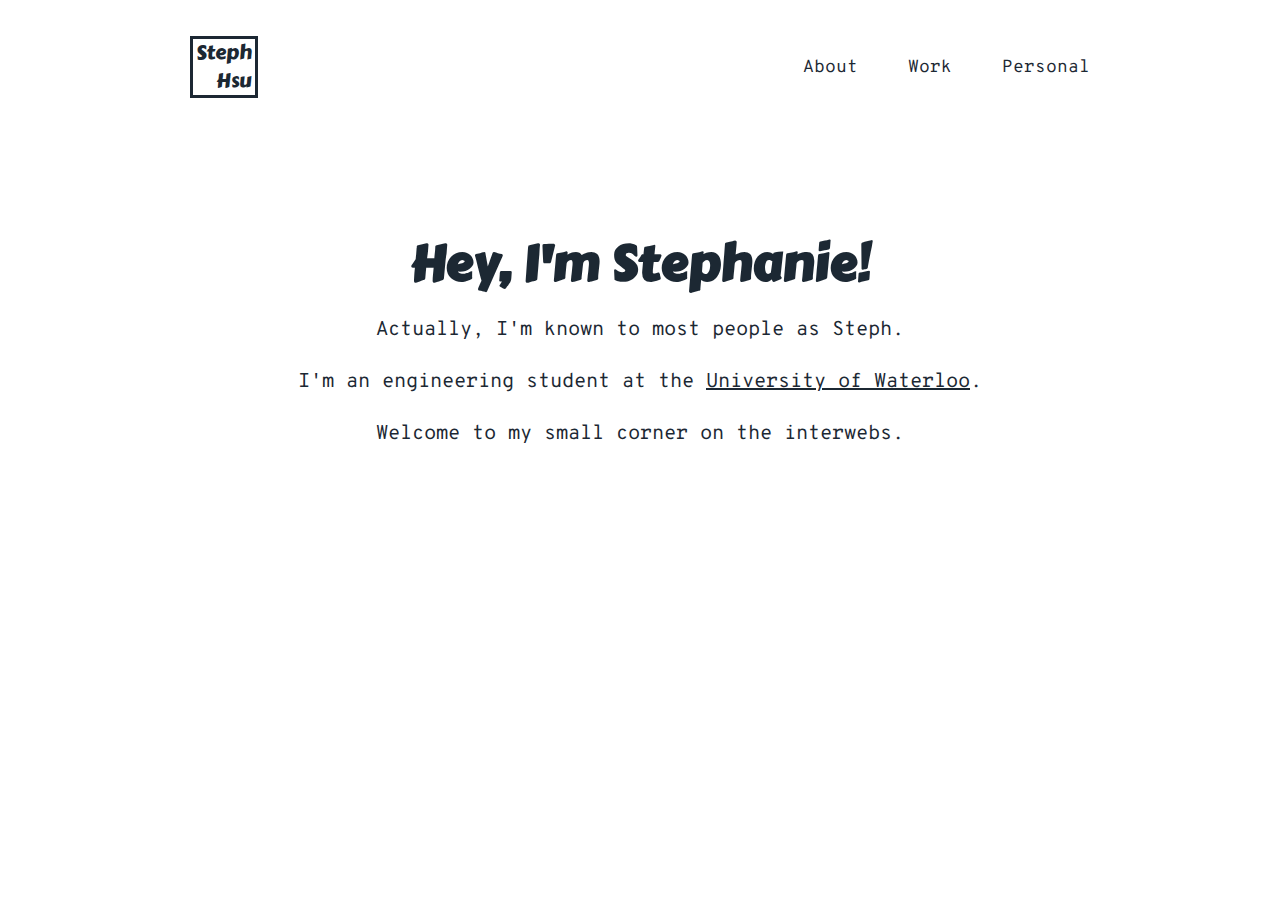
<file: index.html>
<!DOCTYPE html>
<html lang="en">
    <head>
        <meta charset="utf-8" />
        <meta name="viewport" content="width=device-width, initial-scale=1.0" />
        <title>Stephanie Hsu</title>
        <link href="styles.css" rel="stylesheet" />
    </head>
    
    <body>
        <div class="navbar">
            <ul>
                <li class="icon"><a href="index.html">Steph<br>Hsu</a></li>
                <div class="links">
                    <li><a href="personal.html">Personal</a></li>
                    <li><a href="work.html">Work</a></li>
                    <li><a href="about.html">About</a></li>
                </div>
            </ul>
        </div>
    
        <div class="intro-blurb">
            <h1>Hey, I'm Stephanie!</h1>
            <p>Actually, I'm known to most people as Steph.</p>
            <p>I'm an engineering student at the <a href="https://uwaterloo.ca/engineering/" target="_blank">University of Waterloo</a>.</p>
            <p>Welcome to my small corner on the interwebs.</p>
        </div>
    </body>

</html>
</file>
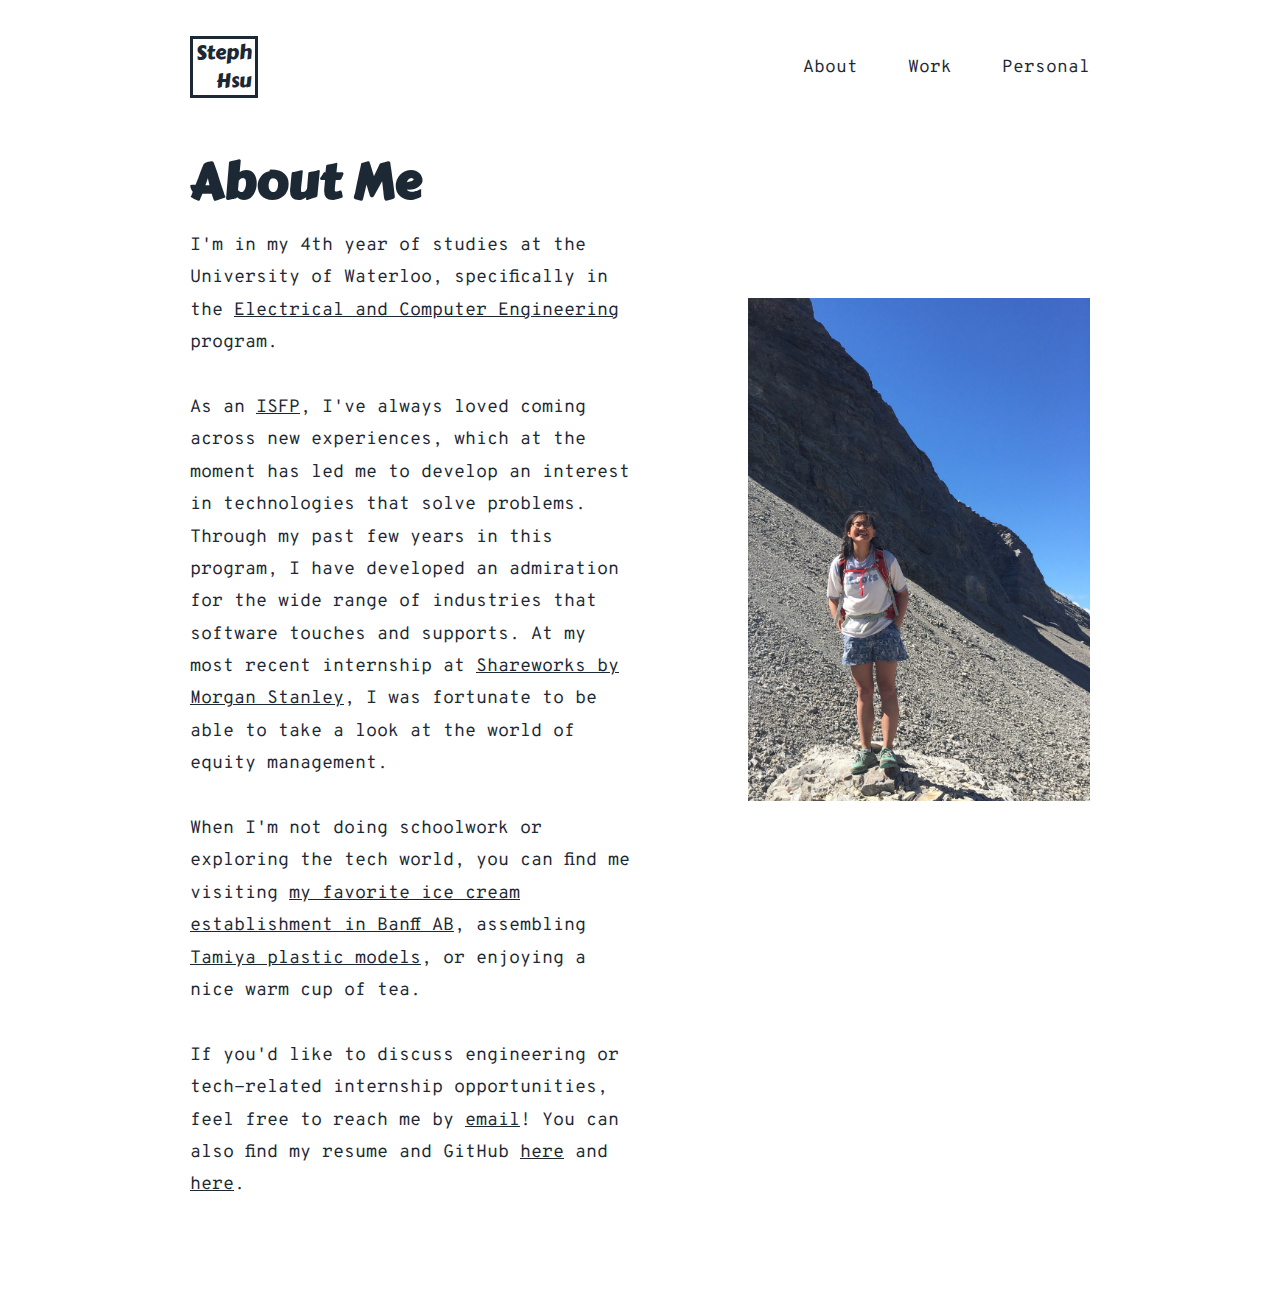
<file: about.html>
<!DOCTYPE html>
<html lang="en">
    <head>
        <meta charset="utf-8" />
        <meta name="viewport" content="width=device-width, initial-scale=1.0">
        <title>Stephanie Hsu - About</title>
        <link href="styles.css" rel="stylesheet" />
    </head>

    <body>
        <div class="navbar">
            <ul>
                <li class="icon"><a href="index.html">Steph<br>Hsu</a></li>
                <div class="links">
                    <li><a href="personal.html">Personal</a></li>
                    <li><a href="work.html">Work</a></li>
                    <li><a href="about.html">About</a></li>
                </div>
            </ul>
        </div>
       
        <div class="about-moi">
            <h1>About Me</h1>
            <a href="https://www.alltrails.com/trail/canada/alberta/pickle-jar-lakes" target="_blank">
                <img src="images/DPYG9855.jpeg" alt="me hiking at pickle jar lakes, ab"/>
            </a>
            <p class="about-moi-blurb">
                I'm in my 4th year of studies at the University of Waterloo, specifically in the 
                <a href="https://uwaterloo.ca/electrical-computer-engineering/" target="_blank">Electrical and Computer Engineering 
                </a>program. 
                <br><br>
                As an <a href="https://www.16personalities.com/isfp-personality" target="_blank">ISFP</a>, I've always loved 
                coming across new experiences, which at the moment has led me to develop an interest in technologies that solve problems.
                Through my past few years in this program, I have developed an admiration for the wide range of industries that software 
                touches and supports. At my most recent internship at <a href="https://www.shareworks.com/" target="_blank">Shareworks by
                Morgan Stanley</a>, I was fortunate to be able to take a look at the world of equity management.
                <br><br>
                When I'm not doing schoolwork or exploring the tech world, you can find me visiting <a href="https://cows.ca/" target="_blank">
                my favorite ice cream establishment in Banff AB</a>, assembling <a href="https://www.tamiya.com/" target="_blank">Tamiya plastic 
                models</a>, or enjoying a nice warm cup of tea.
                <br><br>
                If you'd like to discuss engineering or tech-related internship opportunities, feel free to reach me by 
                <a href="mailto:schsu@uwaterloo.com" target="_blank">email</a>! You can also find my resume and GitHub 
                <a href="stephanie_hsu_2b_e.pdf" target="_blank">here</a>
                    and <a href="https://github.com/stephhsu" target="_blank">here</a>.
            </p>
        </div>
    </body>
</html>
</file>
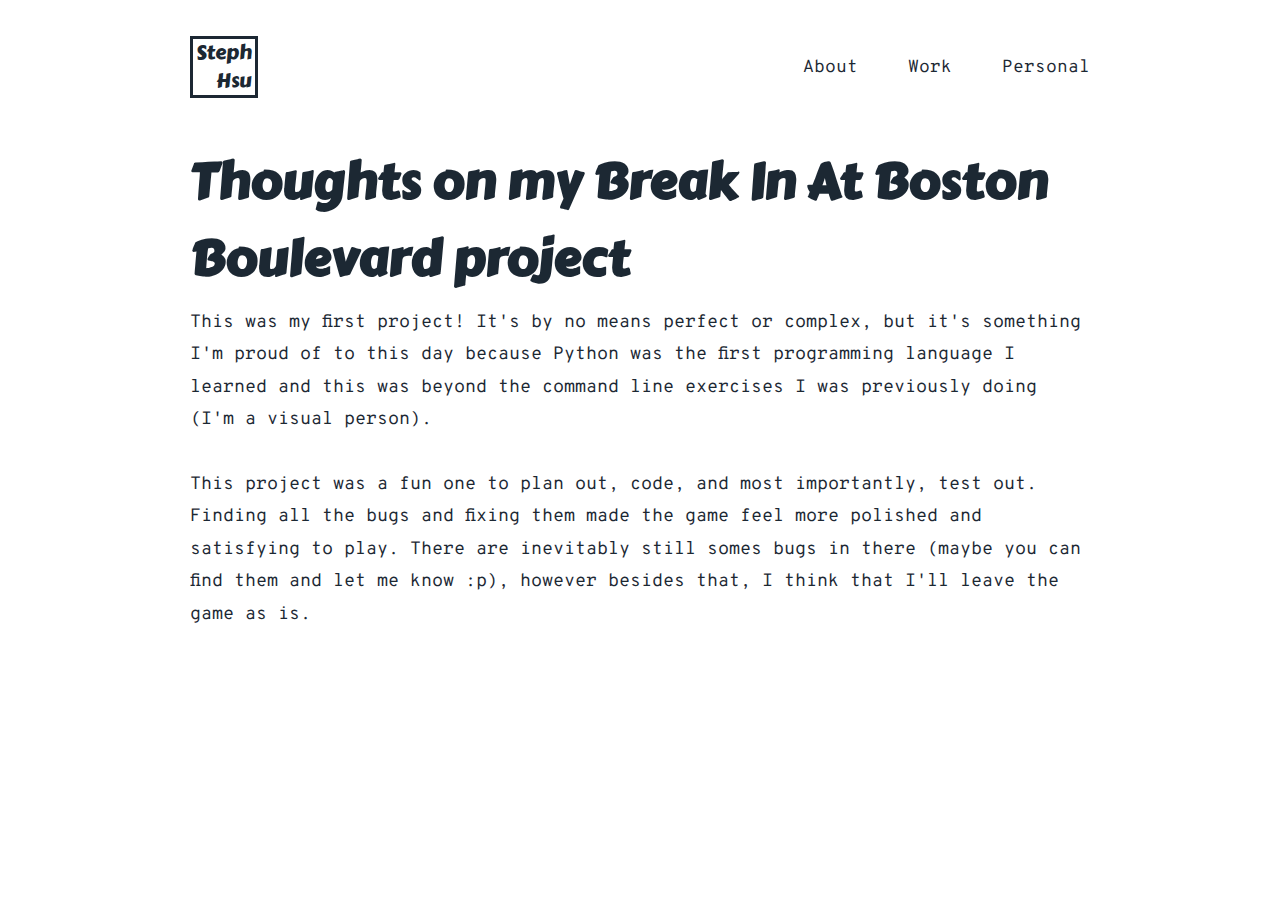
<file: breakin.html>
<!DOCTYPE html>
<html lang="en">
    <head>
        <meta charset="utf-8" />
        <meta name="viewport" content="width=device-width, initial-scale=1.0" />
        <title>Stephanie Hsu -  Break In At Boston Boulevard Reflection</title>
        <link href="styles.css" rel="stylesheet" />
    </head>

    <body>
        <div class="navbar">
            <ul>
                <li class="icon"><a href="index.html">Steph<br>Hsu</a></li>
                <div class="links">
                    <li><a href="personal.html">Personal</a></li>
                    <li><a href="work.html">Work</a></li>
                    <li><a href="about.html">About</a></li>
                </div>
            </ul>
        </div>
        
        <div class="project-reflection">
            <h1>Thoughts on my Break In At Boston Boulevard project</h1>
            <p class="project-reflection-blurb">
                This was my first project! It's by no means perfect or complex, but it's something I'm proud of to this day 
                because Python was the first programming language I learned and this was beyond the command line exercises I 
                was previously doing (I'm a visual person). 
                <br><br>
                This project was a fun one to plan out, code, and most importantly, test out. Finding all the bugs and fixing them made 
                the game feel more polished and satisfying to play. There are inevitably still somes bugs in there (maybe you can find 
                them and let me know :p), however besides that, I think that I'll leave the game as is.
            </p>
        </div>
    </body>
</html>
</file>
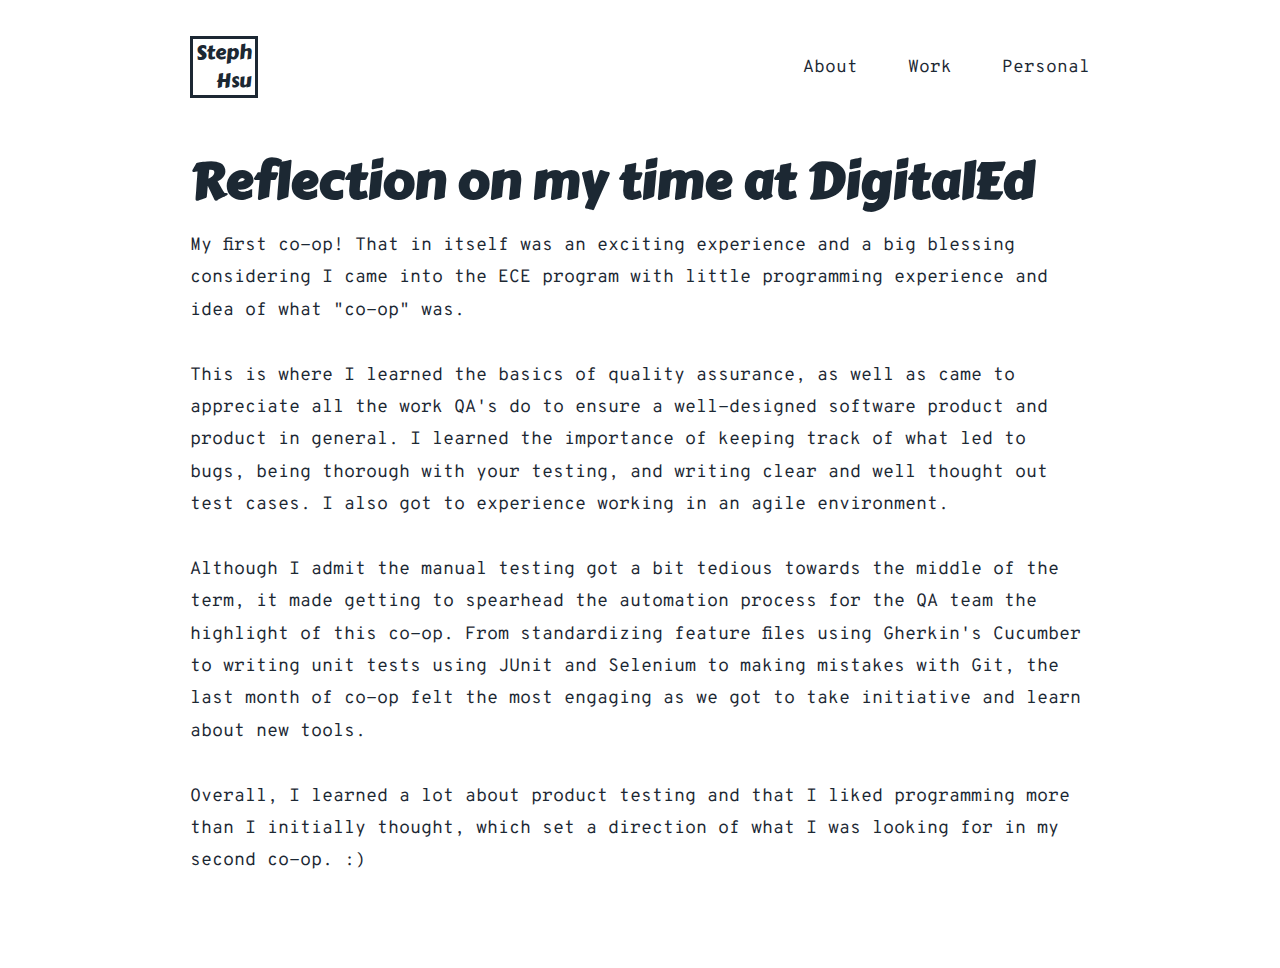
<file: digitaled.html>
<!DOCTYPE html>
<html lang="en">
    <head>
        <meta charset="utf-8" />
        <meta name="viewport" content="width=device-width, initial-scale=1.0" />
        <title>Stephanie Hsu -  DigitalEd Reflection</title>
        <link href="styles.css" rel="stylesheet" />
    </head>

    <body>
        <div class="navbar">
            <ul>
                <li class="icon"><a href="index.html">Steph<br>Hsu</a></li>
                <div class="links">
                    <li><a href="personal.html">Personal</a></li>
                    <li><a href="work.html">Work</a></li>
                    <li><a href="about.html">About</a></li>
                </div>
            </ul>
        </div>
        
        <div class="co-op-reflection">
            <h1>Reflection on my time at DigitalEd</h1>
            <p class="co-op-reflection-blurb">
                My first co-op! That in itself was an exciting experience and a big blessing considering I came into the ECE program with 
                little programming experience and idea of what "co-op" was. 
                <br><br>
                This is where I learned the basics of quality assurance, as well as came to appreciate all the work QA's do to ensure a 
                well-designed software product and product in general. I learned the importance of keeping track of what led to bugs, being 
                thorough with your testing, and writing clear and well thought out test cases. I also got to experience working in an agile
                environment.
                <br><br>
                Although I admit the manual testing got a bit tedious towards the middle of the term, it made getting to spearhead the 
                automation process for the QA team the highlight of this co-op. From standardizing feature files using Gherkin's Cucumber 
                to writing unit tests using JUnit and Selenium to making mistakes with Git, the last month of co-op felt the most engaging 
                as we got to take initiative and learn about new tools. 
                <br><br>
                Overall, I learned a lot about product testing and that I liked programming more than I initially thought, which set 
                a direction of what I was looking for in my second co-op. :)
            </p>
        </div>
    </body>
</html>
</file>
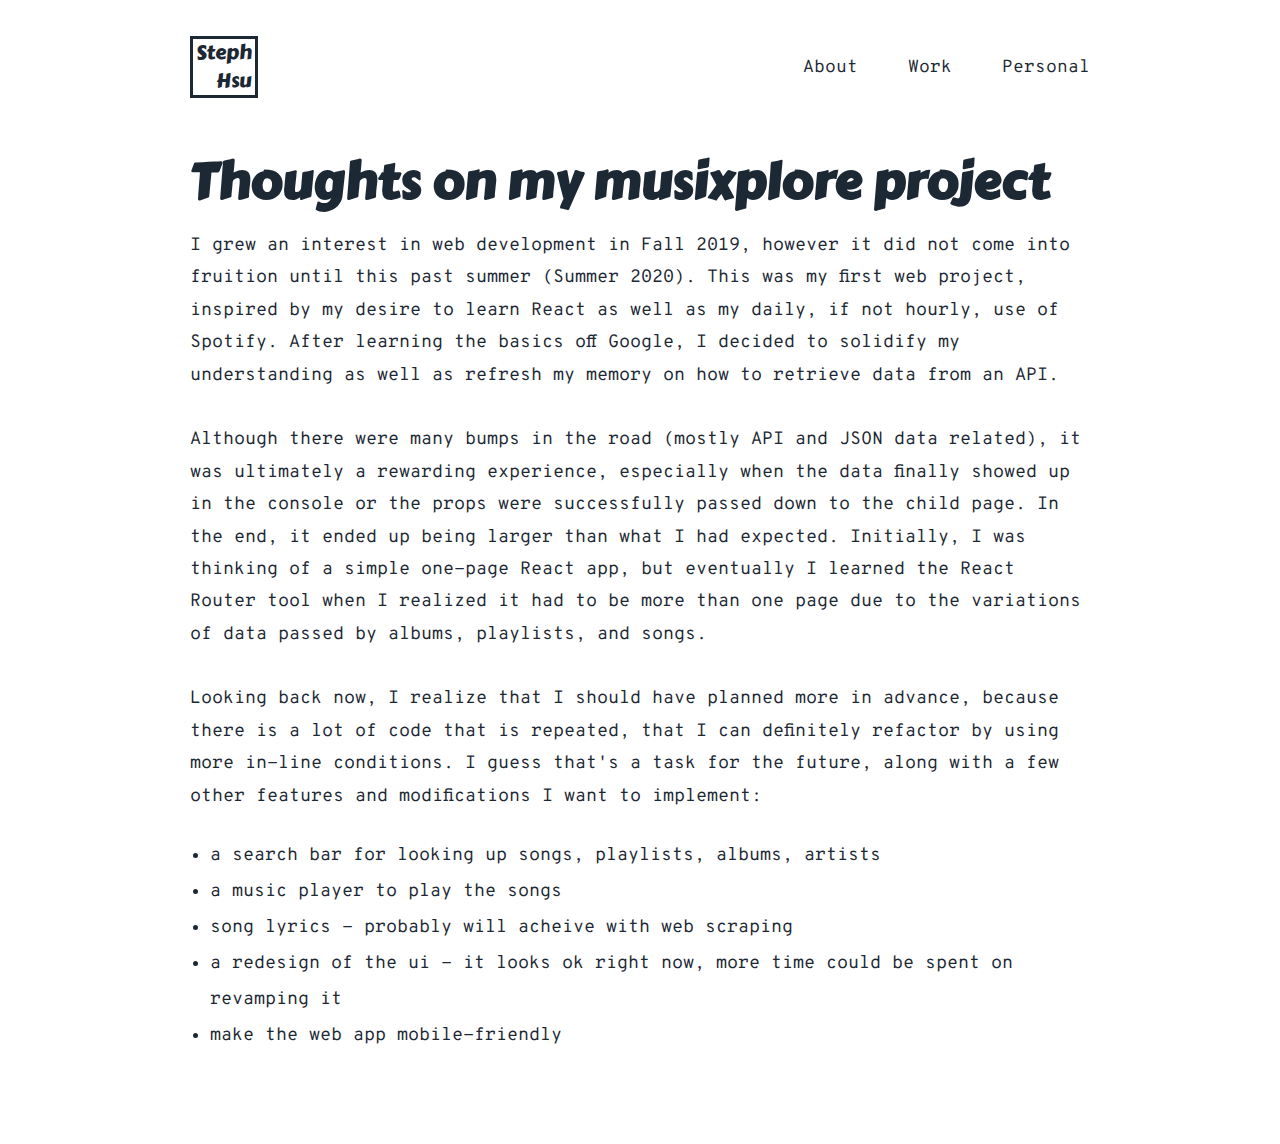
<file: musixplore.html>
<!DOCTYPE html>
<html lang="en">
    <head>
        <meta charset="utf-8" />
        <meta name="viewport" content="width=device-width, initial-scale=1.0" />
        <title>Stephanie Hsu -  musixplore Reflection</title>
        <link href="styles.css" rel="stylesheet" />
    </head>

    <body>
        <div class="navbar">
            <ul>
                <li class="icon"><a href="index.html">Steph<br>Hsu</a></li>
                <div class="links">
                    <li><a href="personal.html">Personal</a></li>
                    <li><a href="work.html">Work</a></li>
                    <li><a href="about.html">About</a></li>
                </div>
            </ul>
        </div>
        
        <div class="project-reflection">
            <h1>Thoughts on my musixplore project</h1>
            <p class="project-reflection-blurb">
                I grew an interest in web development in Fall 2019, however it did not come into fruition until this past summer (Summer 2020). 
                This was my first web project, inspired by my desire to learn React as well as my daily, if not hourly, use of Spotify. After
                learning the basics off Google, I decided to solidify my understanding as well as refresh my memory on how to
                retrieve data from an API.
                <br><br>
                Although there were many bumps in the road (mostly API and JSON data related), it was ultimately a rewarding experience, especially
                when the data finally showed up in the console or the props were successfully passed down to the child page. In the end, it ended 
                up being larger than what I had expected. Initially, I was thinking of a simple one-page React app, but eventually I learned the 
                React Router tool when I realized it had to be more than one page due to the variations of data passed by albums, playlists, and 
                songs.
                <br><br>
                Looking back now, I realize that I should have planned more in advance, because there is a lot of code that is repeated, that I can 
                definitely refactor by using more in-line conditions. I guess that's a task for the future, along with a few other features and 
                modifications I want to implement:
                <ul class="future-features">
                    <li>a search bar for looking up songs, playlists, albums, artists</li>
                    <li>a music player to play the songs</li>
                    <li>song lyrics - probably will acheive with web scraping</li>
                    <li>a redesign of the ui - it looks ok right now, more time could be spent on revamping it</li>
                    <li>make the web app mobile-friendly</li>
                </ul>
            </p>
        </div>
    </body>
</html>
</file>
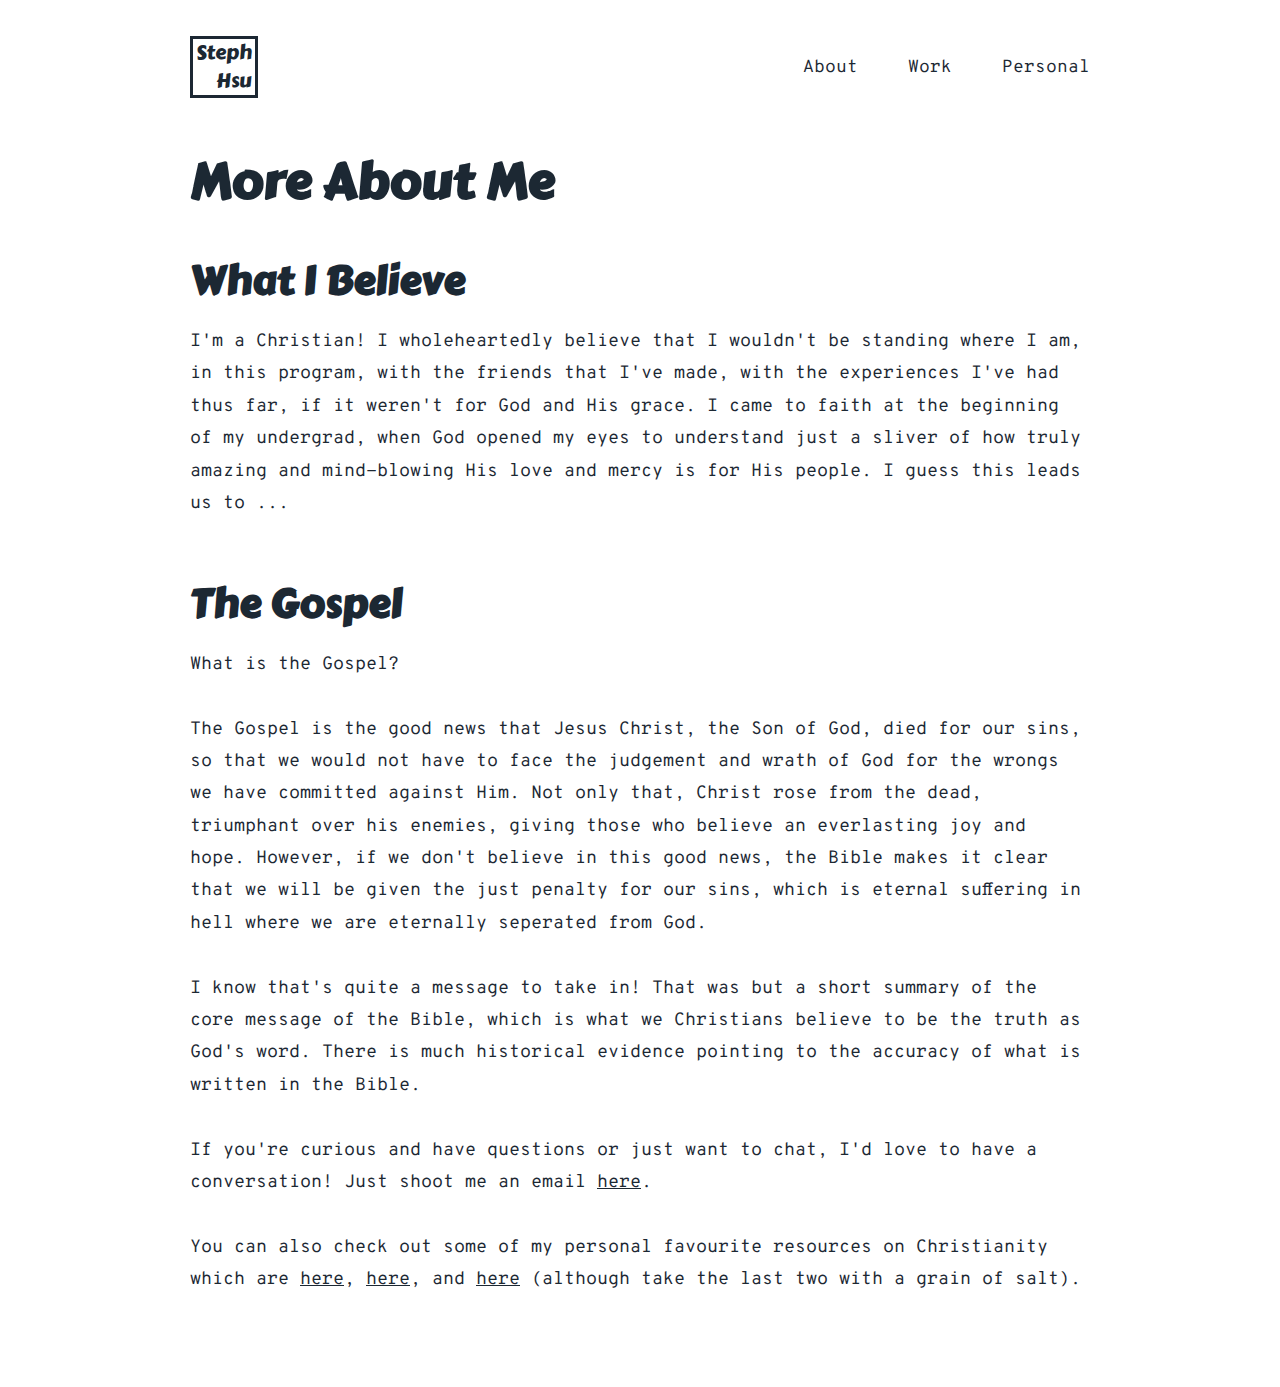
<file: personal.html>
<!DOCTYPE html>
<html lang="en">
    <head>
        <meta charset="utf-8" />
        <meta name="viewport" content="width=device-width, initial-scale=1.0" />
        <title>Stephanie Hsu - Personal</title>
        <link href="styles.css" rel="stylesheet" />
    </head>

    <body>
        <div class="navbar">
            <ul>
                <li class="icon"><a href="index.html">Steph<br>Hsu</a></li>
                <div class="links">
                    <li><a href="personal.html">Personal</a></li>
                    <li><a href="work.html">Work</a></li>
                    <li><a href="about.html">About</a></li>
                </div>
            </ul>
        </div>
        
        <div class="more-about-moi">
            <h1>More About Me</h1>
            <h2>What I Believe</h2>
            <p class="more-about-moi-blurb">
                I'm a Christian! I wholeheartedly believe that I wouldn't be standing where I am, in this program, with the friends that 
                I've made, with the experiences I've had thus far, if it weren't for God and His grace. I came to faith at the beginning 
                of my undergrad, when God opened my eyes to understand just a sliver of how truly amazing and mind-blowing His love and
                mercy is for His people. I guess this leads us to ...
                <br><br>
            </p>
            <h2>The Gospel</h2>
            <p class="more-about-moi-blurb">
                What is the Gospel? 
                <br><br> 
                The Gospel is the good news that Jesus Christ, the Son of God, died for our sins, so that we 
                would not have to face the judgement and wrath of God for the wrongs we have committed against Him. Not only that, Christ 
                rose from the dead, triumphant over his enemies, giving those who believe an everlasting joy and hope. However, if we don't 
                believe in this good news, the Bible makes it clear that we will be given the just penalty for our sins, which is eternal 
                suffering in hell where we are eternally seperated from God.
                <br><br>
                I know that's quite a message to take in! That was but a short summary of the core message of the Bible, which is what we 
                Christians believe to be the truth as God's word. There is much historical evidence pointing to the accuracy of what 
                is written in the Bible.
                <br><br>
                If you're curious and have questions or just want to chat, I'd love to have a conversation! Just shoot me an email 
                <a a href="mailto:schsu@uwaterloo.com" target="_blank">here</a>.
                <br><br>
                You can also check out some of my personal favourite resources on Christianity which are 
                <a href="https://www.biblegateway.com/" target="_blank">here</a>, 
                <a href="https://www.youtube.com/c/TheBibleProject/featured" target="_blank">here</a>, 
                and <a href="https://www.desiringgod.org/" target="_blank">here</a> 
                (although take the last two with a grain of salt).

            </p>
        </div>
    </body>
</html>
</file>
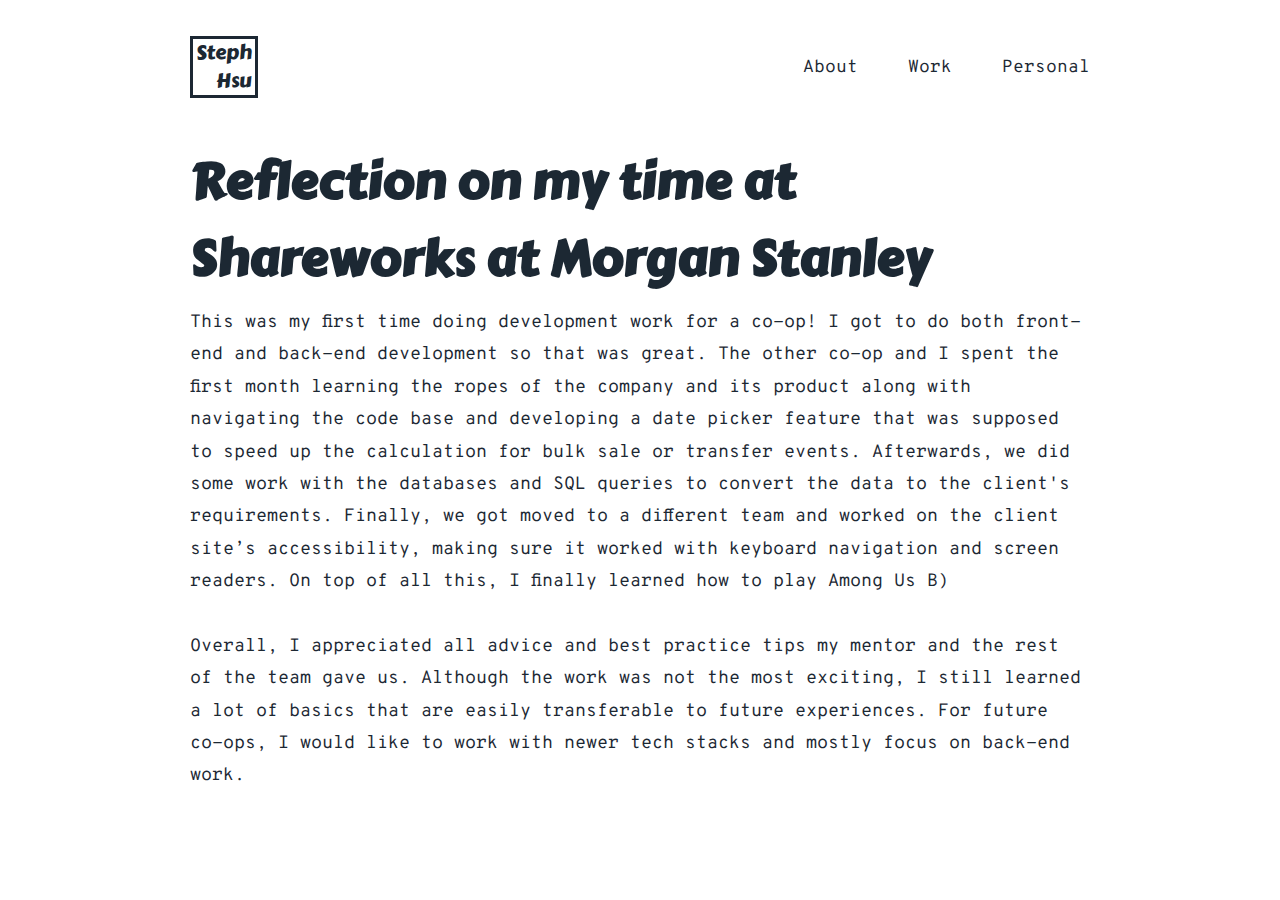
<file: shareworks.html>
<!DOCTYPE html>
<html lang="en">
    <head>
        <meta charset="utf-8" />
        <meta name="viewport" content="width=device-width, initial-scale=1.0" />
        <title>Stephanie Hsu -  Shareworks Reflection</title>
        <link href="styles.css" rel="stylesheet" />
    </head>

    <body>
        <div class="navbar">
            <ul>
                <li class="icon"><a href="index.html">Steph<br>Hsu</a></li>
                <div class="links">
                    <li><a href="personal.html">Personal</a></li>
                    <li><a href="work.html">Work</a></li>
                    <li><a href="about.html">About</a></li>
                </div>
            </ul>
        </div>
        
        <div class="co-op-reflection">
            <h1>Reflection on my time at Shareworks at Morgan Stanley</h1>
            <p class="co-op-reflection-blurb">
                This was my first time doing development work for a co-op! I got to do both front-end and back-end development so that was great. 
                The other co-op and I spent the first month learning the ropes of the company and its product along with navigating the code base 
                and developing a date picker feature that was supposed to speed up the calculation for bulk sale or transfer events. Afterwards, 
                we did some work with the databases and SQL queries to convert the data to the client's requirements. Finally, we got moved to 
                a different team and worked on the client site’s accessibility, making sure it worked with keyboard navigation and screen 
                readers. On top of all this, I finally learned how to play Among Us B)
                <br><br>
                Overall, I appreciated all advice and best practice tips my mentor and the rest of the team gave us. Although the work was not the 
                most exciting, I still learned a lot of basics that are easily transferable to future experiences. For future co-ops, I would like 
                to work with newer tech stacks and mostly focus on back-end work.
            </p>
        </div>
    </body>
</html>
</file>
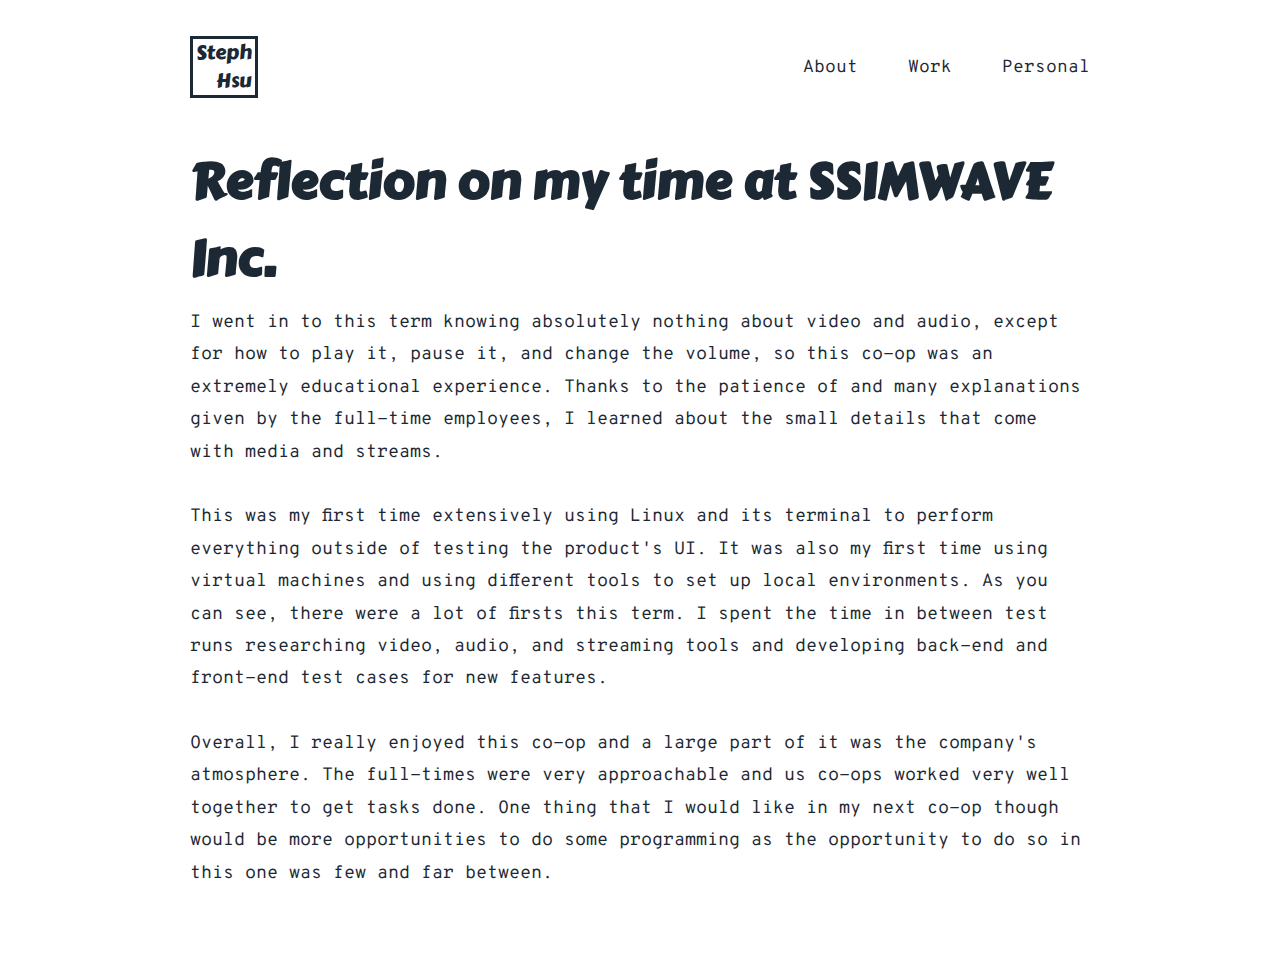
<file: ssimwave.html>
<!DOCTYPE html>
<html lang="en">
    <head>
        <meta charset="utf-8" />
        <meta name="viewport" content="width=device-width, initial-scale=1.0" />
        <title>Stephanie Hsu -  SSIMWAVE Inc. Reflection</title>
        <link href="styles.css" rel="stylesheet" />
    </head>

    <body>
        <div class="navbar">
            <ul>
                <li class="icon"><a href="index.html">Steph<br>Hsu</a></li>
                <div class="links">
                    <li><a href="personal.html">Personal</a></li>
                    <li><a href="work.html">Work</a></li>
                    <li><a href="about.html">About</a></li>
                </div>
            </ul>
        </div>
        
        <div class="co-op-reflection">
            <h1>Reflection on my time at SSIMWAVE Inc.</h1>
            <p class="co-op-reflection-blurb">
                I went in to this term knowing absolutely nothing about video and audio, except for how to play it, pause it, and change the volume,
                so this co-op was an extremely educational experience. Thanks to the patience of and many explanations given by the full-time employees, 
                I learned about the small details that come with media and streams.
                <br><br>
                This was my first time extensively using Linux and its terminal to perform everything outside of testing the product's UI. 
                It was also my first time using virtual machines and using different tools to set up local environments. As you can see, there 
                were a lot of firsts this term. I spent the time in between test runs researching video, audio, and streaming tools and developing
                back-end and front-end test cases for new features.
                <br><br>
                Overall, I really enjoyed this co-op and a large part of it was the company's atmosphere. The full-times were very
                approachable and us co-ops worked very well together to get tasks done. One thing that I would like in my next co-op though
                would be more opportunities to do some programming as the opportunity to do so in this one was few and far between.
            </p>
        </div>
    </body>
</html>
</file>
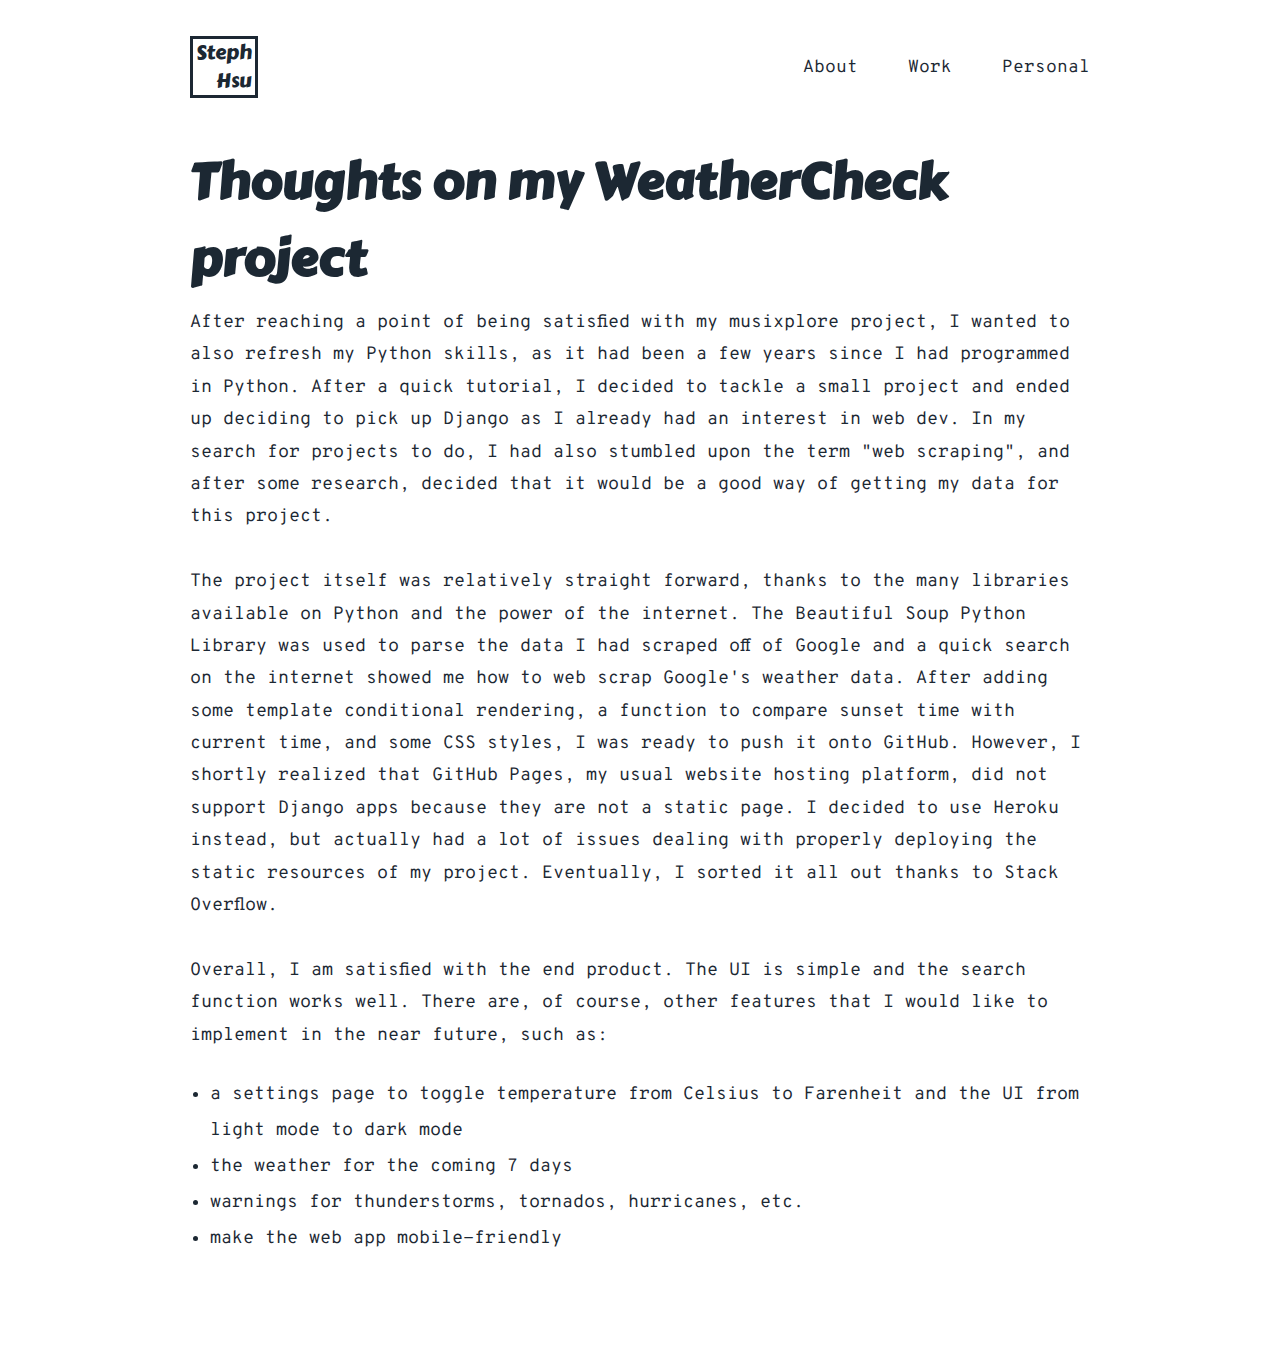
<file: weathercheck.html>
<!DOCTYPE html>
<html lang="en">
    <head>
        <meta charset="utf-8" />
        <meta name="viewport" content="width=device-width, initial-scale=1.0" />
        <title>Stephanie Hsu -  WeatherCheck Reflection</title>
        <link href="styles.css" rel="stylesheet" />
    </head>

    <body>
        <div class="navbar">
            <ul>
                <li class="icon"><a href="index.html">Steph<br>Hsu</a></li>
                <div class="links">
                    <li><a href="personal.html">Personal</a></li>
                    <li><a href="work.html">Work</a></li>
                    <li><a href="about.html">About</a></li>
                </div>
            </ul>
        </div>
        
        <div class="project-reflection">
            <h1>Thoughts on my WeatherCheck project</h1>
            <p class="project-reflection-blurb">
                After reaching a point of being satisfied with my musixplore project, I wanted to also refresh my Python skills, as it had been a few
                years since I had programmed in Python. After a quick tutorial, I decided to tackle a small project and ended up deciding to pick up 
                Django as I already had an interest in web dev. In my search for projects to do, I had also stumbled upon the term "web scraping", and 
                after some research, decided that it would be a good way of getting my data for this project.
                <br><br>
                The project itself was relatively straight forward, thanks to the many libraries available on Python and the power of the internet. 
                The Beautiful Soup Python Library was used to parse the data I had scraped off of Google and a quick search on the internet showed 
                me how to web scrap Google's weather data. After adding some template conditional rendering, a function to compare sunset time with
                current time, and some CSS styles, I was ready to push it onto GitHub. However, I shortly realized that GitHub Pages, my usual website 
                hosting platform, did not support Django apps because they are not a static page. I decided to use Heroku instead, but actually had a 
                lot of issues dealing with properly deploying the static resources of my project. Eventually, I sorted it all out thanks to Stack 
                Overflow.
                <br><br>
                Overall, I am satisfied with the end product. The UI is simple and the search function works well. There are, of course, other features 
                that I would like to implement in the near future, such as:
                <ul class="future-features">
                    <li>a settings page to toggle temperature from Celsius to Farenheit and the UI from light mode to dark mode</li>
                    <li>the weather for the coming 7 days</li>
                    <li>warnings for thunderstorms, tornados, hurricanes, etc.</li>
                    <li>make the web app mobile-friendly</li>
                </ul>
            </p>
        </div>
    </body>
</html>
</file>
<file: styles.css>
@import url('https://fonts.googleapis.com/css2?family=Overpass+Mono:wght@400;600;700&display=swap');
@import url('https://fonts.googleapis.com/css2?family=Amiri:wght@400;700&display=swap');
@import url('https://fonts.googleapis.com/css2?family=Carter+One&display=swap');

* {
    margin: 0;
    padding: 0;
    box-sizing: border-box;
}

@keyframes slidein-left {
    0% {
        transform: translateX(-100%);
    }
    100% {
        transform: translateX(0);
    }
}

/* might use in the future */
/* @keyframes slidein-right {
    0% {
        transform: translateX(100%);
    }
    100% {
        transform: translateX(0%);
    }
} */

body {
    width: 75%;
    margin: auto;
    max-width: 900px;
    color: #1C2833;
}

.navbar {
    margin: 4% 0%;
    overflow: hidden;
}

.navbar ul {
    list-style-type: none;
}

.navbar .icon a:link {
    float: left;
    font-family: 'Carter One', cursive;
    font-size: 20px;
    border: 3px solid #1C2833;
    padding: 0px 3px;
    text-align: right;
    line-height: 1.4;
    color: #1C2833;
    text-decoration: none;
}

.navbar .icon a:visited {
    color: #1C2833;
}

.navbar .icon a:hover {
    color: #00CED1;
    border-color: #00CED1;
}

.navbar .links li a {
    float: right;
    margin-left: 50px;
    margin-top: 20px;
    font-family: 'Overpass Mono', monospace;
    font-size: 1.1rem;
    text-decoration: none;
}

.navbar .links li a:link {
    color: #1C2833;
}

.navbar .links li a:visited {
    color: #1C2833;
}

.navbar .links li a:hover {
    color: #00CED1;
}

.intro-blurb {
    padding-top: 10%;
    text-align: center;
    line-height: 1.6;
    animation: 1.4s slidein-left;
}

.intro-blurb h1 {
    font-family: 'Carter One', cursive;
    font-size: 50px;
    padding-bottom: 10px;
}

.intro-blurb p {
    font-family: 'Overpass Mono', monospace;
    font-size: 20px;
    padding-bottom: 20px;
}

.intro-blurb a:link {
    text-decoration: underline;
    color: #1C2833;
}

.intro-blurb a:visited {
    text-decoration: underline;
    color: #1C2833;
}

.intro-blurb a:hover {
    color: #00CED1;
}

.about-moi, .travaille, .more-about-moi, .co-op-reflection, .project-reflection {
    margin: 5% 0 10%;
}

.about-moi h1, .more-about-moi h1{
    font-family: 'Carter One', cursive;
    font-size: 50px;
    padding-bottom: 10px;
    margin-right: 50%;
    animation: 1.4s slidein-left;
}

.about-moi-blurb {
    font-family: 'Overpass Mono', monospace;
    font-size: 18px;
    line-height: 1.8;
    margin-right: 50%;
}

.about-moi-blurb a:link, .more-about-moi-blurb a:link{
    text-decoration: underline;
    text-decoration-style: solid;
    color: #1C2833;
}

.about-moi-blurb a:visited, .more-about-moi-blurb a:visited {
    text-decoration: underline;
    text-decoration-style: solid;
    color: #1C2833;
}

.about-moi-blurb a:hover, .more-about-moi-blurb a:hover {
    color: #00CED1;
}

.about-moi img {
    float: right;
    margin-top: 7.5%;
    width: 38%;
    height: auto;
}

.travaille h1, .co-op-reflection h1, .project-reflection h1{
    font-family: 'Carter One', cursive;
    font-size: 50px;
    padding-bottom: 10px;
    animation: 1.4s slidein-left;
}

.development-chunk p {
    font-family: 'Overpass Mono', monospace;
    font-size: 18px;
    display: inline-block;
    vertical-align: top;
    padding-top: 10px;
}

.development-chunk .p-bolded {
    font-weight: 700;
}

.development-chunk, .experiences-chunk{
    padding-bottom: 20px;
}

.experiences-chunk h2, .projects-chunk h2 {
    padding-top: 20px;
    padding-bottom: 15px;
    font-family: 'Carter One', cursive;
    font-size: 40px;
}

.experience, .project {
    margin-right: 15%;
    transition: transform 380ms ease-in-out;
}

.experience-and-pic, .project-and-icon {
    display: flex;
    justify-content: flex-end;
    margin-bottom: 30px;
}

.experience:hover, .project:hover{
    transform: translateX(25px);
}

img.picc{
    width: 40%;
    height: auto;
    padding: 10px 0 10px;
    visibility: hidden;
    opacity: 0;
    transition: visibility 0s, opacity 0.38s linear;
}

img.icon{
    width: 30%;
    height: 20%;
    padding: 40px 0 10px;
    visibility: hidden;
    opacity: 0;
    transition: visibility 0s, opacity 0.38s linear;

}

.experience:hover ~ img.picc{
    visibility: visible;
    opacity: 1;
}

.project:hover ~ img.icon{
    visibility: visible;
    opacity: 1;
}


.experience-heading, .project-heading {
    font-family: 'Carter One', cursive;
    font-size: 25px;
    font-weight: bold;
    padding-bottom: 7px;
}    

.experience-company, .project-deets-1 {
    font-family: 'Overpass Mono', monospace;
    font-size: 20px;
    padding-bottom: 10px;
}

.experience-deets, .project-deets {
    font-family: 'Overpass Mono', monospace;
    font-size: 16px;
}
  
.experience-summ, .project-summ, .reflection, .githublinker {
    font-family: 'Overpass Mono', monospace;
    font-size: 16px;
    padding-top: 10px;
}
 
.project a, .experience a {
    text-decoration: underline;
    color: #1C2833;
}

.project a:visited , .experience a:visited {
    color: #1C2833;
}

.project a:hover, .experience a:hover {
    color: #00CED1;
}

.more-about-moi h2 {
    padding-top: 20px;
    padding-bottom: 15px;
    font-family: 'Carter One', cursive;
    font-size: 40px;
}

.more-about-moi-blurb, .co-op-reflection-blurb, .project-reflection-blurb {
    font-family: 'Overpass Mono', monospace;
    font-size: 18px;
    line-height: 1.8;
}

.future-features{
    padding-top: 25px;
    padding-left: 20px;
    font-family: 'Overpass Mono', monospace;
    font-size: 18px;
    line-height: 2;
}
</file>
